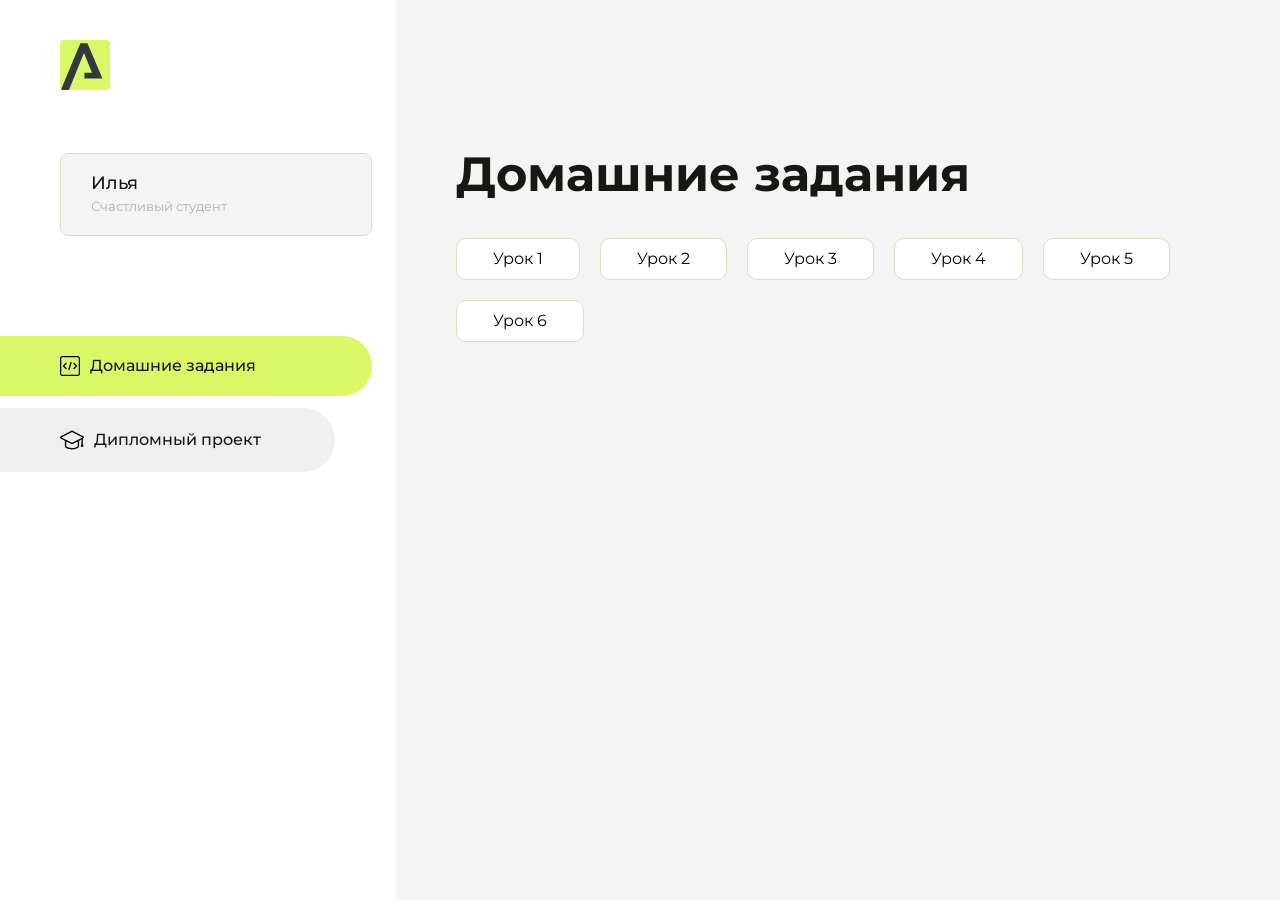
<file: index.html>
<!DOCTYPE html>
<html lang="en">
<head>
    <meta charset="UTF-8">
    <meta name="viewport" content="width=device-width, initial-scale=1.0">
    <title>Домашняя работа</title>
    <link rel="shortcut icon" href="src/logo.ico" type="image/x-icon">
    <link rel="preconnect" href="https://fonts.googleapis.com">
    <link rel="preconnect" href="https://fonts.gstatic.com" crossorigin>
    <link href="https://fonts.googleapis.com/css2?family=Montserrat:wght@400;500;700&family=Rubik:wght@500&display=swap"
          rel="stylesheet">
    <link rel="stylesheet" href="src/style.css">
</head>
<body id="body">
<div class="overlay" id="overlay"></div>
<div class="layout">
    <div class="burger" id="burger">
        <svg viewBox="0 0 24 24" fill="none" xmlns="http://www.w3.org/2000/svg">
            <g id="SVGRepo_bgCarrier" stroke-width="0"></g>
            <g id="SVGRepo_tracerCarrier" stroke-linecap="round" stroke-linejoin="round"></g>
            <g id="SVGRepo_iconCarrier">
                <path d="M4 18L20 18" stroke="#DAF765" stroke-width="2" stroke-linecap="round"></path>
                <path d="M4 12L20 12" stroke="#DAF765" stroke-width="2" stroke-linecap="round"></path>
                <path d="M4 6L20 6" stroke="#DAF765" stroke-width="2" stroke-linecap="round"></path>
            </g>
        </svg>
    </div>
    <aside class="sidebar" id="sidebar">
        <div class="sidebar__inner">
            <div class="logo">
                <svg width="50" height="50" viewBox="0 0 50 50" fill="none" xmlns="http://www.w3.org/2000/svg">
                    <g clip-path="url(#clip0_513_74730)">
                        <path d="M46.17 -0.257004H3.83C1.57281 -0.257004 -0.257 1.57281 -0.257 3.83V46.17C-0.257 48.4272 1.57281 50.257 3.83 50.257H46.17C48.4272 50.257 50.257 48.4272 50.257 46.17V3.83C50.257 1.57281 48.4272 -0.257004 46.17 -0.257004Z"
                              fill="#DAF765"/>
                        <path d="M24.375 38.4H42.461L27.441 3.1585H20.4355C20.4355 3.1585 6.7895 35.881 1.1945 49.294C2.015 50.0275 3.0945 50.257 3.6945 50.257H8.8445L23.954 13.07L32.0465 32.8285H24.375V38.4Z"
                              fill="#323843"/>
                    </g>
                    <defs>
                        <clipPath id="clip0_513_74730">
                            <rect width="50" height="50" fill="white"/>
                        </clipPath>
                    </defs>
                </svg>
            </div>
            <div class="sidebar__user">
                <div class="sidebar__name">Илья</div>
                <div class="sidebar__text">Счастливый студент</div>
            </div>
            <div class="sidebar__tabs">
                <div class="sidebar__item">
                    <button class="sidebar__button active" id="tasks">
                        <svg xmlns="http://www.w3.org/2000/svg" width="20" height="20" viewBox="0 0 20 20" fill="none">
                            <g clip-path="url(#clip0_704_74543)">
                                <path d="M17.7083 20H2.29167C1.0275 20 0 18.9725 0 17.7083V2.29167C0 1.0275 1.0275 0 2.29167 0H17.7083C18.9725 0 20 1.0275 20 2.29167V17.7083C20 18.9725 18.9725 20 17.7083 20ZM2.29167 1.25C1.7175 1.25 1.25 1.7175 1.25 2.29167V17.7083C1.25 18.2825 1.7175 18.75 2.29167 18.75H17.7083C18.2825 18.75 18.75 18.2825 18.75 17.7083V2.29167C18.75 1.7175 18.2825 1.25 17.7083 1.25H2.29167Z"
                                      fill="black"/>
                                <path d="M6.04167 13.125C5.88167 13.125 5.72167 13.0642 5.6 12.9417L3.1 10.4417C2.85583 10.1975 2.85583 9.80167 3.1 9.5575L5.6 7.0575C5.84417 6.81333 6.24 6.81333 6.48417 7.0575C6.72833 7.30167 6.72833 7.6975 6.48417 7.94167L4.42583 10L6.48417 12.0583C6.72833 12.3025 6.72833 12.6983 6.48417 12.9425C6.36167 13.0642 6.20167 13.125 6.04167 13.125Z"
                                      fill="black"/>
                                <path d="M8.95833 14.1667C8.9 14.1667 8.84 14.1583 8.78167 14.1417C8.45083 14.0442 8.26083 13.6967 8.35833 13.3658L10.4417 6.28251C10.5392 5.95084 10.8892 5.76417 11.2175 5.85917C11.5483 5.95667 11.7383 6.30417 11.6408 6.63501L9.5575 13.7183C9.47833 13.9908 9.22833 14.1667 8.95833 14.1667Z"
                                      fill="black"/>
                                <path d="M13.9583 13.125C13.7983 13.125 13.6383 13.0642 13.5167 12.9417C13.2725 12.6975 13.2725 12.3017 13.5167 12.0575L15.575 9.99916L13.5167 7.94083C13.2725 7.69666 13.2725 7.30083 13.5167 7.05666C13.7608 6.81249 14.1567 6.81249 14.4008 7.05666L16.9008 9.55666C17.145 9.80083 17.145 10.1967 16.9008 10.4408L14.4008 12.9408C14.2783 13.0642 14.1183 13.125 13.9583 13.125Z"
                                      fill="black"/>
                            </g>
                            <defs>
                                <clipPath id="clip0_704_74543">
                                    <rect width="20" height="20" fill="white"/>
                                </clipPath>
                            </defs>
                        </svg>
                        <span>Домашние задания</span></button>
                </div>
                <div class="sidebar__item">
                    <button class="sidebar__button" id="diplom">
                        <svg xmlns="http://www.w3.org/2000/svg" width="24" height="24" viewBox="0 0 24 24" fill="none">
                            <g clip-path="url(#clip0_704_74553)">
                                <path d="M23.2628 10.5971C23.7176 10.365 24 9.90375 24 9.39337C24 8.883 23.7176 8.42175 23.2628 8.18962L12.6135 2.75362C12.2291 2.55824 11.7705 2.55787 11.3854 2.75399L0.736875 8.19C0.282375 8.42175 0 8.883 0 9.39337C0 9.90375 0.282375 10.365 0.736875 10.5971L4.89038 12.7177V18.2074C4.89038 19.8154 8.412 21.393 12 21.393C15.5884 21.393 19.1096 19.815 19.1096 18.2074V12.7174L21.4609 11.517V15.8017L20.901 17.2305C20.7409 17.6389 20.7934 18.0994 21.0405 18.4616C21.2876 18.8246 21.6979 19.041 22.1366 19.041C22.5754 19.041 22.9852 18.8246 23.2324 18.462C23.4795 18.099 23.532 17.6385 23.3719 17.2301L22.8124 15.8021V10.827L23.2628 10.5971ZM17.7623 18.1721C17.6198 18.6375 15.3491 20.0419 12 20.0419C8.65088 20.0419 6.38025 18.6375 6.2415 18.2074V12.3037L6.23887 12.3019C6.23812 12.057 6.1065 11.8207 5.87325 11.7019L1.3515 9.39337L12 3.95737L22.6489 9.39337L12 14.8294L5.87325 11.7019C5.54063 11.5331 4.6695 11.6674 4.5 12C4.33012 12.3322 4.55813 12.5479 4.89038 12.7177L11.3857 16.0331C11.5781 16.1314 11.7889 16.1805 12 16.1805C12.2107 16.1805 12.4222 16.1314 12.6146 16.0331L17.7593 13.407L17.7623 18.1721Z"
                                      fill="black"/>
                            </g>
                            <defs>
                                <clipPath id="clip0_704_74553">
                                    <rect width="24" height="24" fill="white"/>
                                </clipPath>
                            </defs>
                        </svg>
                        <span>Дипломный проект</span></button>
                </div>
            </div>
        </div>

    </aside>
    <div class="content">
        <div class="container">
            <div class="content__block" id="tasksBlock">
                <div class="content__title">Домашние задания</div>
                <ul class="content__list">
                    <li class="content__list-item">
                        <a href="hello/index.html">Урок 1</a>
                    </li>
                    <li class="content__list-item">
                        <a href="homework2/index.html">Урок 2</a>
                    </li>
                    <li class="content__list-item">
                        <a href="homework3/index.html">Урок 3</a>
                    </li>
                    <li class="content__list-item">
                        <a href="hw4(forms)/index.html">Урок 4</a>
                    </li>
                    <li class="content__list-item">
                        <a href="fit-studio/artcile.html">Урок 5</a>
                    </li>
                    <li class="content__list-item">
                        <a href="hw5(header)/index.html">Урок 6</a>
                    </li>
                </ul>
            </div>
            <div class="content__block hidden" id="diplomBlock">
                <div class="content__title">Дипломный проект</div>
                <div class="content__list-diplom">
                    <a href="ПАПКА-С-НОМЕРОМ-УРОКА">Ссылка на ДЗ</a>
                </div>
                <div class="content__decor">
                    <div class="content__decor-text">Давай проверим, чему ты научился!</div>
                    <div class="content__decor-img">
                        <img src="src/decor.png" alt="decor">
                    </div>
                </div>
            </div>
        </div>
    </div>
</div>
<script src="src/index.js"></script>
</body>
</html>
</file>
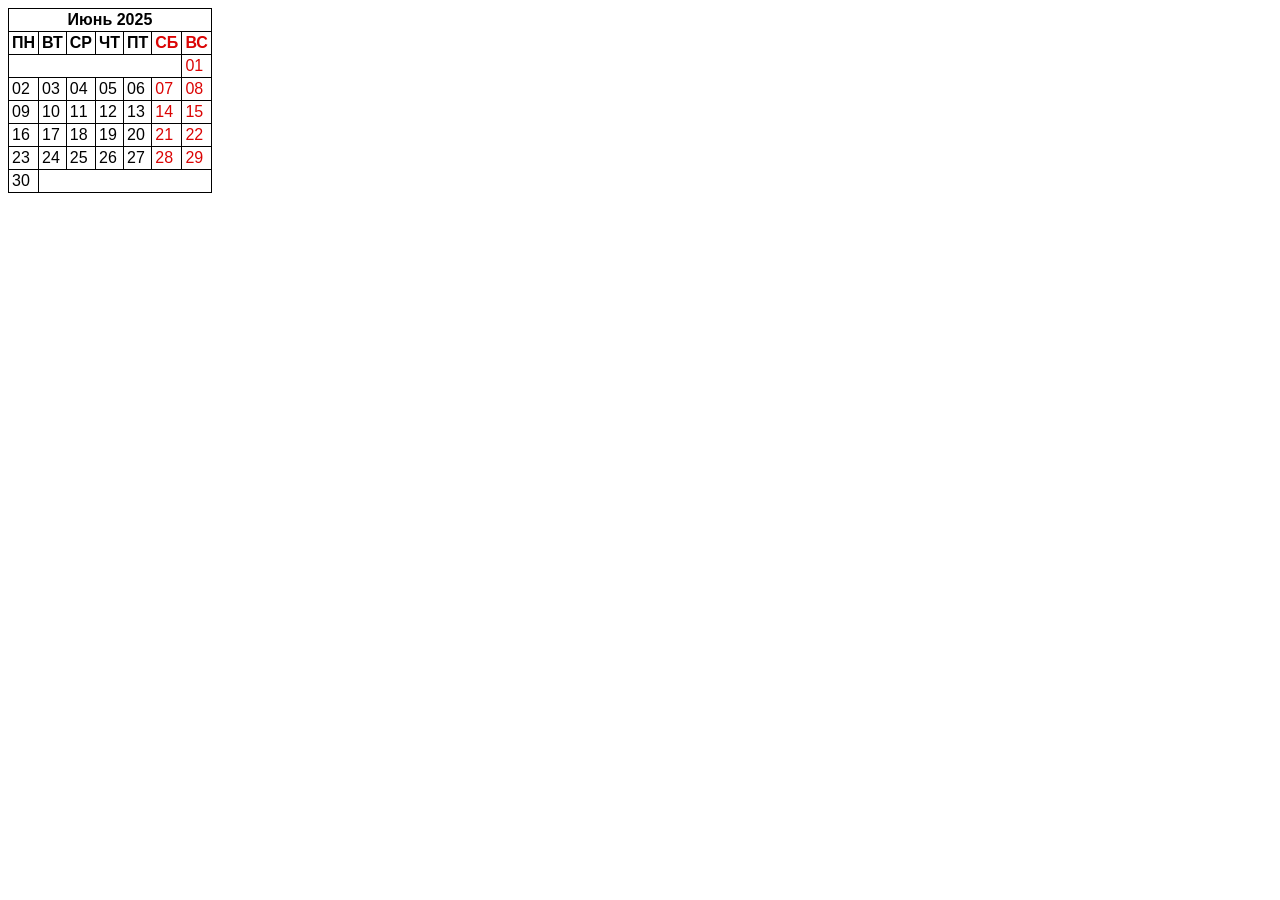
<file: homework3/index.html>
<!doctype html>
<html lang="en">
  <head>
    <meta charset="UTF-8" />
    <meta name="viewport" content="width=device-width, initial-scale=1.0" />
    <title>tables</title>
    <link rel="stylesheet" href="style.css" />
  </head>
  <body>
    <table>
      <caption>
        Июнь 2025
      </caption>
      <thead>
        <tr>
          <th>ПН</th>
          <th>ВТ</th>
          <th>СР</th>
          <th>ЧТ</th>
          <th>ПТ</th>
          <th class="weekend">СБ</th>
          <th class="weekend">ВС</th>
        </tr>
      </thead>
      <tbody>
        <tr>
          <td colspan="6"></td>
          <td class="weekend">01</td>
        </tr>
        <tr>
          <td>02</td>
          <td>03</td>
          <td>04</td>
          <td>05</td>
          <td>06</td>
          <td class="weekend">07</td>
          <td class="weekend">08</td>
        </tr>
        <tr>
          <td>09</td>
          <td>10</td>
          <td>11</td>
          <td>12</td>
          <td>13</td>
          <td class="weekend">14</td>
          <td class="weekend">15</td>
        </tr>
        <tr>
          <td>16</td>
          <td>17</td>
          <td>18</td>
          <td>19</td>
          <td>20</td>
          <td class="weekend">21</td>
          <td class="weekend">22</td>
        </tr>
        <tr>
          <td>23</td>
          <td>24</td>
          <td>25</td>
          <td>26</td>
          <td>27</td>
          <td class="weekend">28</td>
          <td class="weekend">29</td>
        </tr>
        <tr>
          <td>30</td>
          <td colspan="6"></td>
        </tr>
      </tbody>
    </table>
  </body>
</html>
</file>
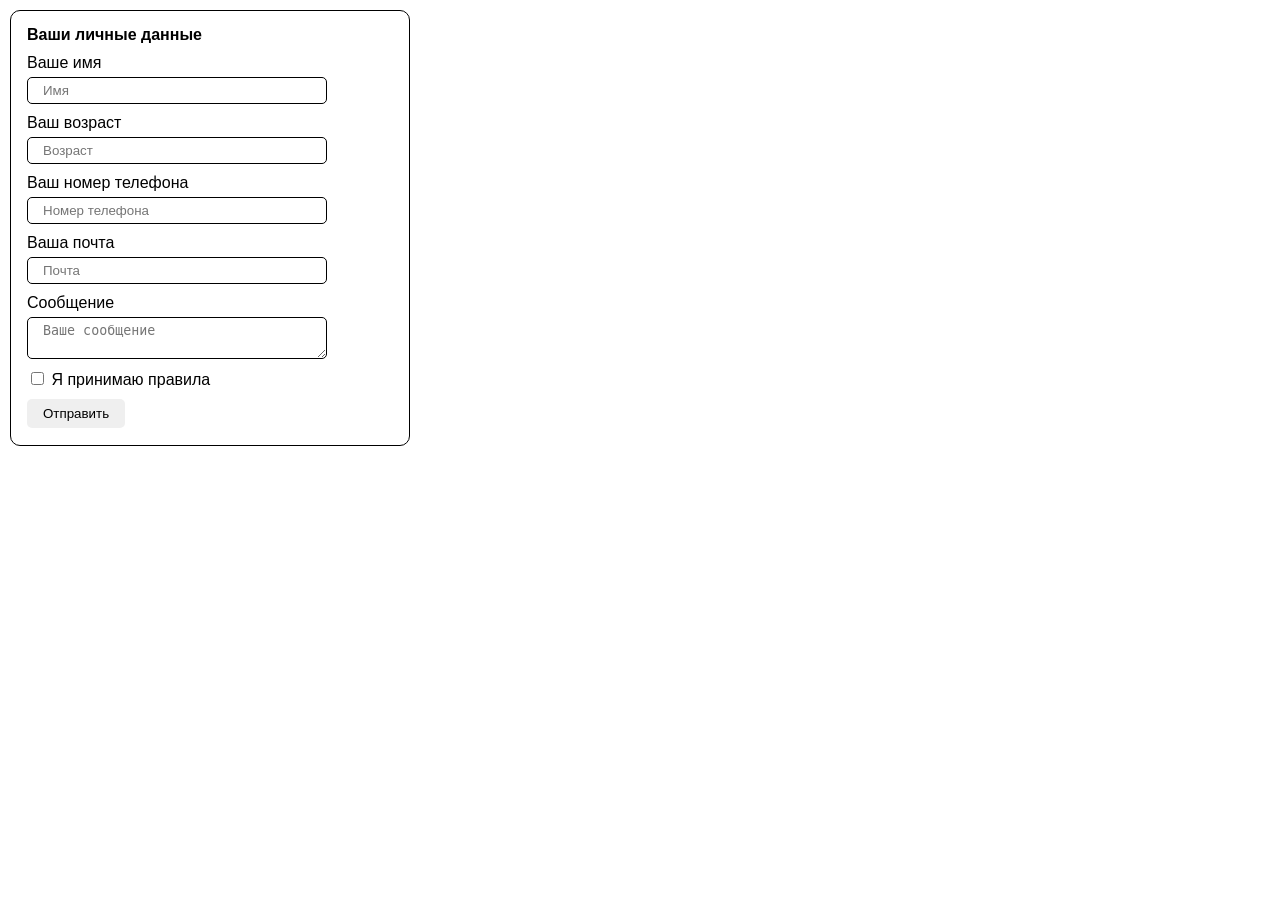
<file: hw4(forms)/index.html>
<!DOCTYPE html>
<html lang="ru">
<head>
    <meta charset="UTF-8">
    <meta name="viewport" content="width=device-width, initial-scale=1.0">
    <title>Homework4</title>
</head>
<body>
    <!doctype html>
<html lang="ru">
  <head>
    <meta charset="UTF-8" />
    <meta name="viewport" content="width=device-width, initial-scale=1.0" />
    <title>Forms</title>
    <link rel="stylesheet" href="style.css" />
  </head>
  <body>
    <form class="form">
      <fieldset class="group-1">
        <h3 class="h3">Ваши личные данные</h3>
        <label class="label" for="name">
          <span class="name-input">Ваше имя</span>
          <input class="input-style" id="name" type="text" placeholder="Имя" />
        </label>
        <label class="label" for="age">
          <span class="name-input">Ваш возраст</span>
          <input
            class="input-style"
            id="age"
            type="number"
            inputmode="numeric"
            placeholder="Возраст"
          />
        </label>
        <label class="label" for="tel">
          <span class="name-input">Ваш номер телефона</span>
          <input
            class="input-style"
            id="tel"
            type="tel"
            inputmode="tel"
            placeholder="Номер телефона"
          />
        </label>
        <label class="label" for="mail">
          <span class="name-input">Ваша почта</span>
          <input
            class="input-style"
            id="mail"
            type="email"
            placeholder="Почта"
            inputmode="email"
          />
        </label>
        <label class="label" for="other">
          <span class="name-input">Cообщение</span>
          <textarea
            class="input-style textarea"
            name="textarea"
            id="other"
            placeholder="Ваше сообщение"
          ></textarea>
        </label>
        <label class="label" for="checkbox">
          <input class="checkbox" type="checkbox" name="true" value="true" />
          Я принимаю правила
        </label>
      </fieldset>
      <button class="button" type="submit">Отправить</button>
    </form>
  </body>
</html>
</file>
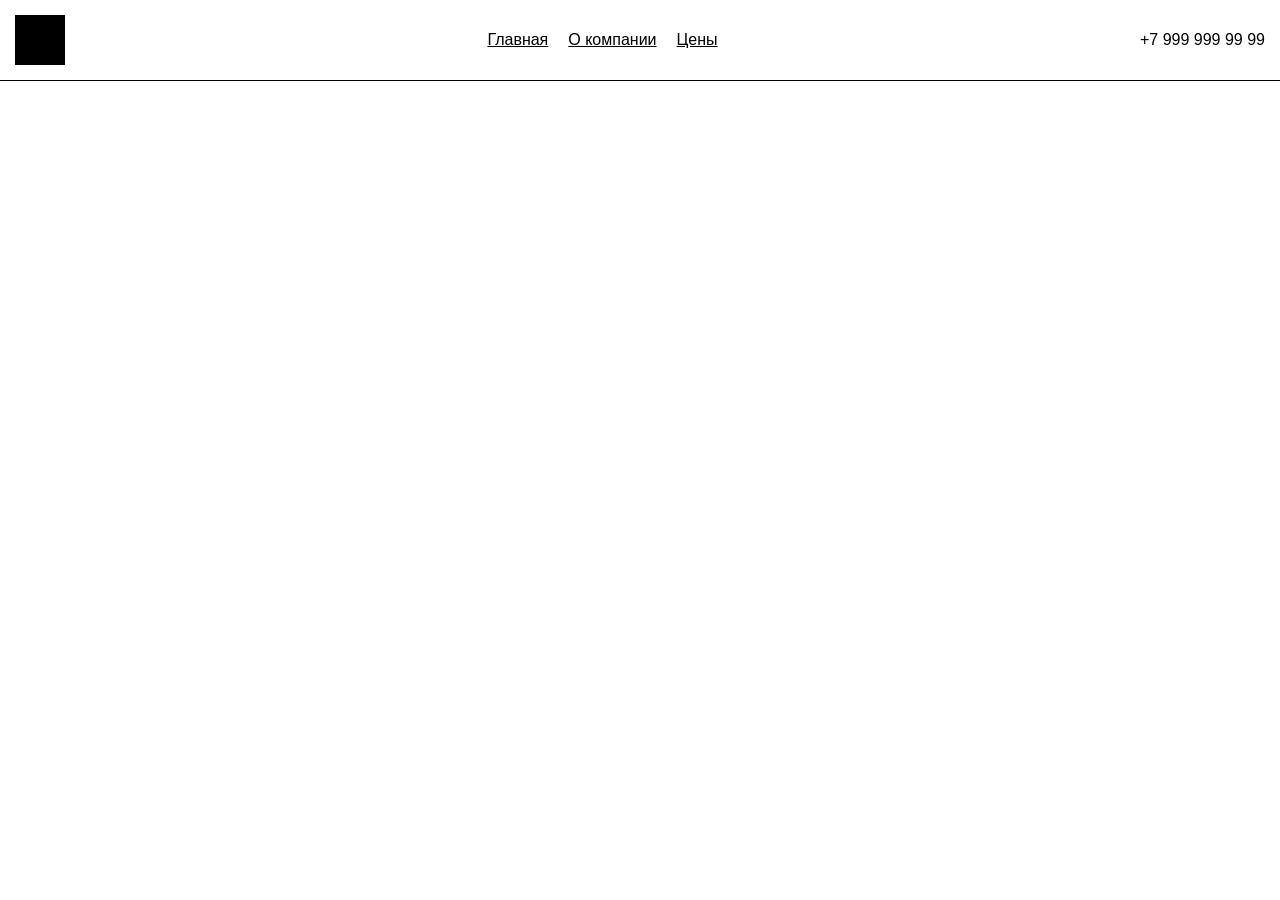
<file: hw5(header)/index.html>
<!doctype html>
<html lang="ru">
  <head>
    <meta charset="UTF-8" />
    <meta name="viewport" content="width=device-width, initial-scale=1.0" />
    <title>Header</title>
    <link rel="stylesheet" href="./css/normalize.css" />
    <link rel="stylesheet" href="./css/style.css" />
  </head>
  <body>
    <header class="header">
      <div class="container header-container">
        <a href="#" class="black-box"></a>
        <ul class="nav-header">
          <li><a href="#">Главная</a></li>
          <li><a href="#">О компании</a></li>
          <li><a href="#">Цены</a></li>
        </ul>
        <a class="tel" href="#">+7 999 999 99 99</a>
      </div>
    </header>
  </body>
</html>
</file>
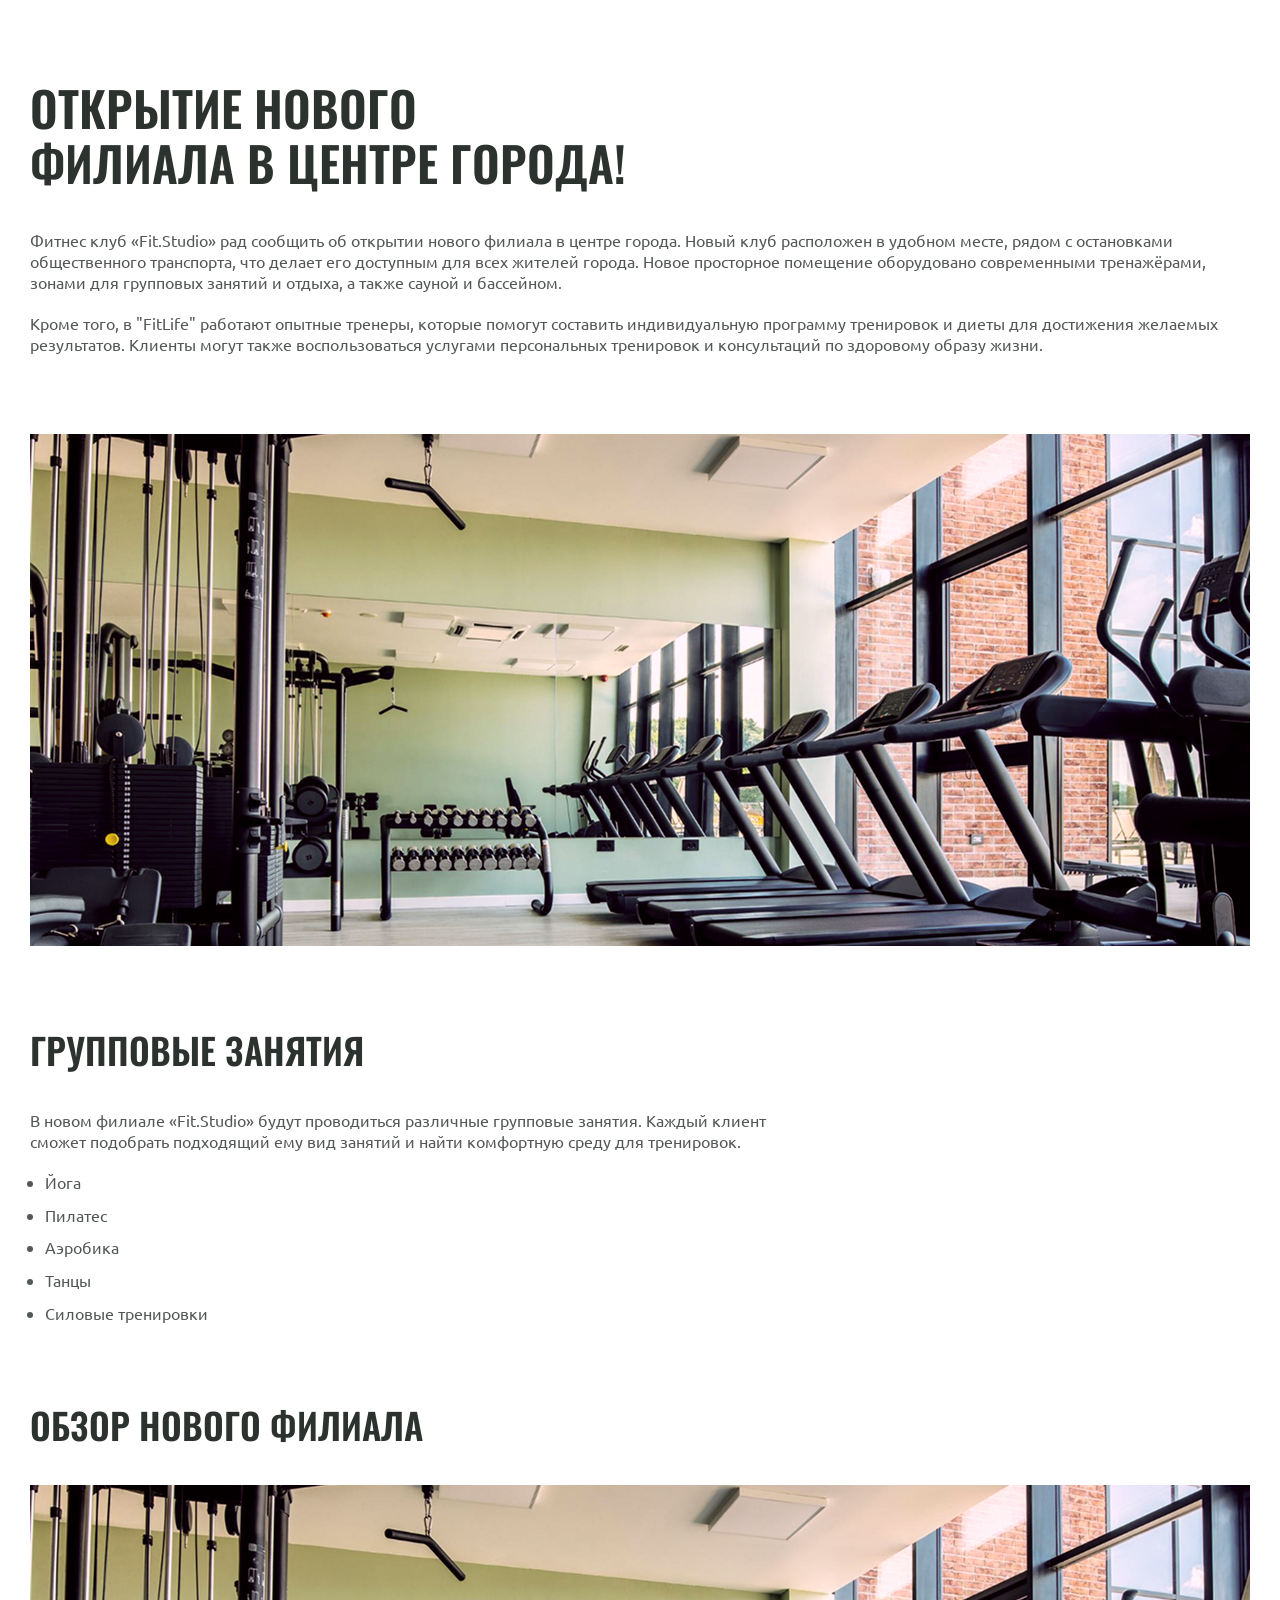
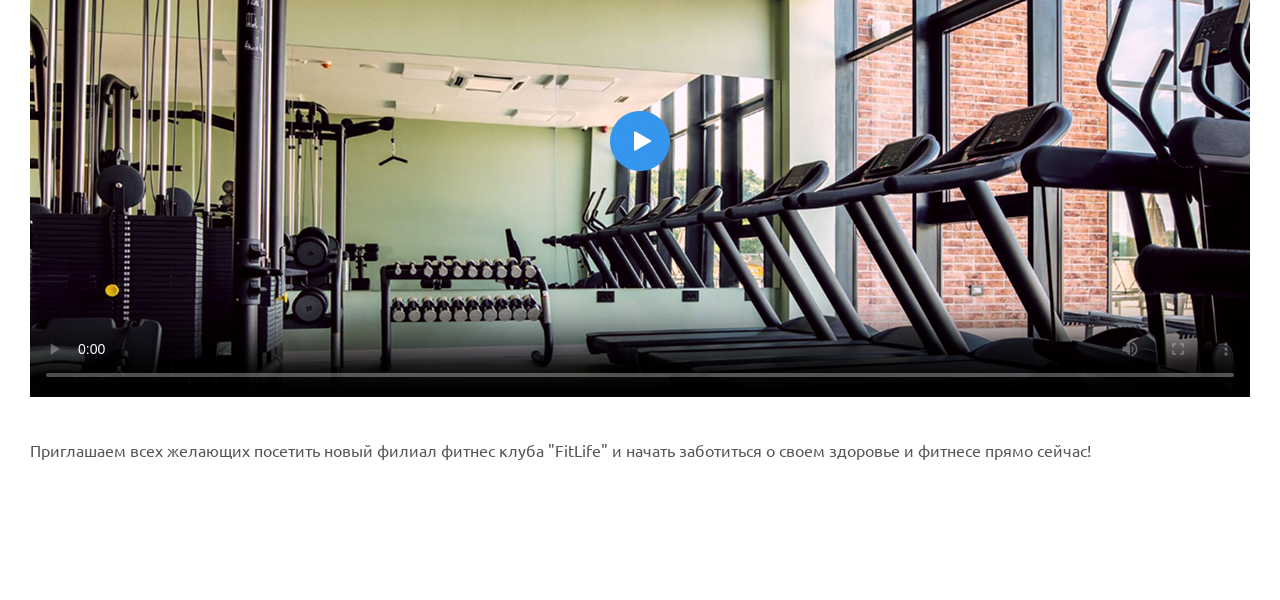
<file: fit-studio/artcile.html>
<!doctype html>
<html lang="ru">
  <head>
    <meta charset="UTF-8" />
    <meta name="viewport" content="width=device-width, initial-scale=1.0" />
    <title>Fit Studio - Открытие нового филиала</title>
    <link rel="stylesheet" href="./css/normalize.css" />
    <link rel="stylesheet" href="./css/fonts.css" />
    <link rel="stylesheet" href="./css/article.css" />
  </head>
  <body>
    <article class="article">
      <div class="container">
        <h1 class="article-title article-title-large">
          Открытие нового филиала в центре города!
        </h1>
        <p class="article-text">
          Фитнес клуб «Fit.Studio» рад сообщить об открытии нового филиала
          в центре города. Новый клуб расположен в удобном месте, рядом
          с остановками общественного транспорта, что делает его доступным
          для всех жителей города. Новое просторное помещение оборудовано
          современными тренажёрами, зонами для групповых занятий и отдыха,
          а также сауной и бассейном.
        </p>
        <p class="article-text article-text-mb">
          Кроме того, в "FitLife" работают опытные тренеры, которые помогут
          составить индивидуальную программу тренировок и диеты для достижения
          желаемых результатов. Клиенты могут также воспользоваться услугами
          персональных тренировок и консультаций по здоровому образу жизни.
        </p>
        <img
          class="article-img article-text-mb"
          src="./images/gym.jpg"
          alt="Зал"
          width="1220"
          height="512"
        />
        <h2 class="article-title article-title-medium">Групповые занятия</h2>
        <p class="article-text article-maxw text-mb">
          В новом филиале «Fit.Studio» будут проводиться различные групповые
          занятия. Каждый клиент сможет подобрать подходящий ему вид занятий
          и найти комфортную среду для тренировок.
        </p>
        <ul class="article-list article-text article-text-mb">
          <li class="article-item">Йога</li>
          <li class="article-item">Пилатес</li>
          <li class="article-item">Аэробика</li>
          <li class="article-item">Танцы</li>
          <li class="article-item">Силовые тренировки</li>
        </ul>
        <h2 class="article-title article-title-medium">Обзор нового филиала</h2>
        <video
          class="article-video"
          src="./videos/gym-video.mp4"
          alt="Обзор зала"
          controls
          poster="./images/poster.jpg" width="1220" height="512"
        ></video>
        <p class="article-text">
          Приглашаем всех желающих посетить новый филиал фитнес клуба "FitLife"
          и начать заботиться о своем здоровье и фитнесе прямо сейчас!
        </p>
      </div>
    </article>
  </body>
</html>
</file>
<file: src/style.css>
*{padding: 0;margin: 0;border: 0;}
*,*:before,*:after{-webkit-box-sizing: border-box;box-sizing: border-box;}
:focus,:active{outline: none;}
a:focus,a:active{outline: none;}
nav,footer,header,aside{display: block;}
html,body{
    height:100%;width:100%;
    font-size:100%;line-height:1;-ms-text-size-adjust:100%;-moz-text-size-adjust:100%;-webkit-text-size-adjust:100%;}
input,button,textarea{font-family:inherit;}
input::-ms-clear{display: none;}
button{cursor: pointer;}
button::-moz-focus-inner{padding:0;border:0;}
a,a:visited{text-decoration: none;}
a:hover{text-decoration: none;}
ul li{list-style: none;}
img{vertical-align: top;}
h1,h2,h3,h4,h5,h6{font-size:inherit;font-weight: inherit;}
a{color:inherit;}



body {
    font-family: "Montserrat",SansSerif;
    color: black;
}

body.overflow {
    overflow: hidden;
}



.layout {
    display: -webkit-box;
    display: -ms-flexbox;
    display: flex;
    min-height: 100vh;
}

.sidebar {
    padding: 40px 24px 40px 0;
    -ms-flex-negative: 0;
    flex-shrink: 0;
    background-color: white;
}



.content {
    -webkit-box-flex: 1;
    -ms-flex-positive: 1;
    flex-grow: 1;
    background-color: #F4F4F4;
}

.container {
    display: -webkit-box;
    display: -ms-flexbox;
    display: flex;
    -webkit-box-orient: vertical;
    -webkit-box-direction: normal;
    -ms-flex-direction: column;
    flex-direction: column;
    -webkit-box-pack: center;
    -ms-flex-pack: center;
    justify-content: center;
    -webkit-box-align: center;
    -ms-flex-align: center;
    align-items: center;
    padding: 150px 60px 80px 60px;
}


.logo {
    margin-left: 60px;
    margin-bottom: 60px;
}

.sidebar__user {
    background-color: #F4F4F4;
    padding: 20px 30px;
    margin-left: 60px;
    margin-bottom: 100px;
    border-radius: 8px;
    border: 1px solid #DADEC9;
}

.sidebar__name {
    color:#161814;
    font-size: 18px;
    font-weight: 500;
    margin-bottom: 6px;
}

.sidebar__text {
    color: #AFB1A7;
    font-size: 13px;
    font-weight: 400;
    line-height: 130%; /* 16.9px */
}

.sidebar__item {
    width: 372px;
}

.sidebar__button {
    display: -webkit-box;
    display: -ms-flexbox;
    display: flex;
    -webkit-box-align: center;
    -ms-flex-align: center;
    align-items: center;
    gap: 10px;
    padding: 20px 60px;
    margin-bottom: 12px;
    border-radius: 0px 100px 100px 0px;
    -webkit-transition: all .5s;
    -o-transition: all .5s;
    transition: all .5s;
    cursor: pointer;
    width: 90%;
    color:#161814;
    font-size: 16px;
    font-weight: 500;
}

.sidebar__button.active , .sidebar__button:hover {
    width: 100%;
    background-color: #DAF765;
}


.content__title {
    color: #161814;
    font-size: 48px;
    font-weight: 700;
    margin-bottom: 40px;
}

.content__list {
    display: -webkit-box;
    display: -ms-flexbox;
    display: flex;
    -webkit-box-align: center;
    -ms-flex-align: center;
    align-items: center;
    -ms-flex-wrap: wrap;
    flex-wrap: wrap;
    gap: 20px;
}



.content__list-item  {
    cursor: pointer;
    padding: 12px 18px;
    background-color: #fff;
    border-radius: 10px;
    border: 1px solid #DADEC9;
    -webkit-transition: all .3s;
    -o-transition: all .3s;
    transition: all .3s;
}

.content__list-item:hover,.content__list-diplom:hover {
    background-color: #AFB1A7;
}

li a {
    padding: 12px 18px;

}


.content__list-diplom {
    -webkit-transition: all .3s;
    -o-transition: all .3s;
    transition: all .3s;
    display: inline-block;
    padding: 12px 18px;
    background-color: #fff;
    border-radius: 10px;
    border: 1px solid #DADEC9;
}

.content__decor {
    display: -webkit-box;
    display: -ms-flexbox;
    display: flex;
    -webkit-box-align: center;
    -ms-flex-align: center;
    align-items: center;
}

.content__decor-text {
    color:#BEDD44;
    font-size: 36px;
    font-weight: 700;
    line-height: 110%; /* 39.6px */
}

.content__block {
    max-width: 1200px;
}

.content__block.hidden {
    display: none;
}

.content__decor-img img{
    width: 100%;
}

.burger {
    display: none;
    padding: 5px;
    position: fixed;
    top: 3%;
    right: 7%;
    width: 40px;
    height: 40px;
    background-color: #161814;
    border-radius: 50%;
    z-index: 10;
    border: 1px solid #DAF765;
}

@media (max-width: 768px) {
    .burger {
        display: block;
    }

    .sidebar {
        -webkit-transition: all .3s;
        -o-transition: all .3s;
        transition: all .3s;
        -webkit-transform: translateX(-100%);
        -ms-transform: translateX(-100%);
        transform: translateX(-100%);
        position: fixed;
        top: 0;
        left: 0;
        bottom: 0;
        z-index: 5;
    }

    .sidebar.show {
        -webkit-transform: translateX(0%);
        -ms-transform: translateX(0%);
        transform: translateX(0%);
    }

    .overlay {
        opacity: 0;
        pointer-events: none;
        -webkit-transition: all .3s;
        -o-transition: all .3s;
        transition: all .3s;
        position: absolute;
        top: 0;
        right: 0;
        left: 0;
        bottom: 0;
        z-index: 3;
        background-color: #000000e0;
    }

    .overlay.show {
        opacity: 1;
        pointer-events: all;
    }

    .container {
        padding: 40px 20px;
        min-height: 100%;
    }

    .content__decor {
        margin-top: 20px;
        -webkit-box-orient: vertical;
        -webkit-box-direction: normal;
        -ms-flex-direction: column;
        flex-direction: column;
    }
}

@media (max-width: 400px) {
    .sidebar__user {
        margin-left: 0;
    }
}
</file>
<file: homework3/style.css>
body {
  font-family: arial, sans-serif;
}

table {
  border-spacing: 0;
  border-collapse: collapse;
}

th,
td,
caption {
  border: 1px solid black;
  padding: 2px 3px;
}

caption {
  border-bottom: none;
  margin: 0px;
  font-weight: 600;
}

.weekend {
  color: rgb(219, 4, 4);
}
</file>
<file: hw4(forms)/style.css>
* {
  box-sizing: border-box;
}

body {
  margin: 0px;
  font-family: sans-serif;
}

.form {
  margin: 10px;
  max-width: 400px;
  border: 1px solid black;
  border-radius: 10px;
}

.group-1 {
  border: none;
  padding: 0 16px;
  margin: 0px;
}

.h3 {
  font-size: 16px;
  margin: 15px 0 10px;
}

.label {
  display: block;
  margin-bottom: 10px;
}

.name-input {
  display: block;
  margin-bottom: 5px;
}

.input-style {
  display: block;
  padding: 5px 15px;
  border: 1px solid black;
  border-radius: 5px;
  min-width: 300px;
}

.textarea {
  resize: vertical;
  max-height: 200px;
  min-height: 42px;
}

.checkbox {
  cursor: pointer;
}

.button {
    display: inline-block;
    margin: 0px 16px 17px;
    padding: 7px 16px;
    border: none;
    border-radius: 5px;
    cursor: pointer;
}
</file>
<file: hw5(header)/css/style.css>
html {
  font-family: sans-serif;
}

* {
  box-sizing: border-box;
}

.container {
  max-width: 1320px;
  padding: 15px 15px;
  margin: 0 auto;
  border-bottom: solid black 1px;
}

.header-container {
  display: flex;
  flex-flow: row wrap;
  justify-content: space-between;
  align-items: center;
  gap: 10px;
}

.black-box {
  width: 50px;
  height: 50px;
  background-color: black;
}

ul {
  padding: 0px;
  margin: 0px;
  list-style: none;
}

.nav-header {
  display: flex;
  flex-flow: row;
  justify-content: space-between;
  align-items: center;
  gap: 20px;
}

a {
  color: black;
}

.tel {
  text-decoration: none;
}
</file>
<file: fit-studio/css/fonts.css>
@font-face {
  font-family: Ubuntu;
  src:
    local("Ubuntu"),
    url("../fonts/Ubuntu-Light.woff2") format("woff2");
  font-style: normal;
  font-weight: 300;
  font-display: swap;
}

@font-face {
  font-family: Ubuntu;
  src:
    local("Ubuntu"),
    url("../fonts/Ubuntu-Regular.woff2") format("woff2");
  font-style: normal;
  font-weight: 400;
  font-display: swap;
}

@font-face {
  font-family: Ubuntu;
  src:
    local("Ubuntu"),
    url("../fonts/Ubuntu-Medium.woff2") format("woff2");
  font-style: normal;
  font-weight: 500;
  font-display: swap;
}

@font-face {
  font-family: Oswald;
  src:
    local("Oswald"),
    url("../fonts/Oswald-Medium.woff2") format("woff2");
  font-style: normal;
  font-weight: 500;
  font-display: swap;
}

@font-face {
  font-family: Oswald;
  src:
    local("Oswald"),
    url("../fonts/Oswald-SemiBold.woff2") format("woff2");
  font-style: normal;
  font-weight: 600;
  font-display: swap;
}
</file>
<file: fit-studio/css/article.css>
html {
  font-family: Ubuntu, sans-serif;
  font-weight: 300;
}

body * {
  box-sizing: border-box;
}

.article {
  padding-top: 80px;
  padding-bottom: 120px;
}

.container {
  max-width: 1250px;
  margin: 0 auto;
  padding: 0 15px;
}

h1,
h2,
h3,
h4,
h5,
h6,
p {
  margin: 0;
}

.article-title {
  margin-bottom: 40px;
  font-family: Oswald, sans-serif;
  font-weight: 600;
  text-transform: uppercase;
  line-height: 115%;
  color: #2c332f;
}

.article-title-large {
  max-width: 596px;
  font-size: 48px;
}

.article-title-medium {
  font-size: 36px;
}

.article-text {
  margin-bottom: 20px;
  font-weight: 400;
  font-size: 16px;
  line-height: 130%;
  color: #535755;
}

.article-text-mb {
  margin-bottom: 80px;
}

.article-img {
  width: 100%;
}

.article-maxw {
  max-width: 744px;
}

.text-mb {
  margin-bottom: 20px;
}

.article-list {
  padding-left: 15px;
  margin-top: 0;
}

.article-item {
  margin-bottom: 12px;
}

.article-video {
  width: 100%;
  margin-bottom: 40px;
}
</file>
